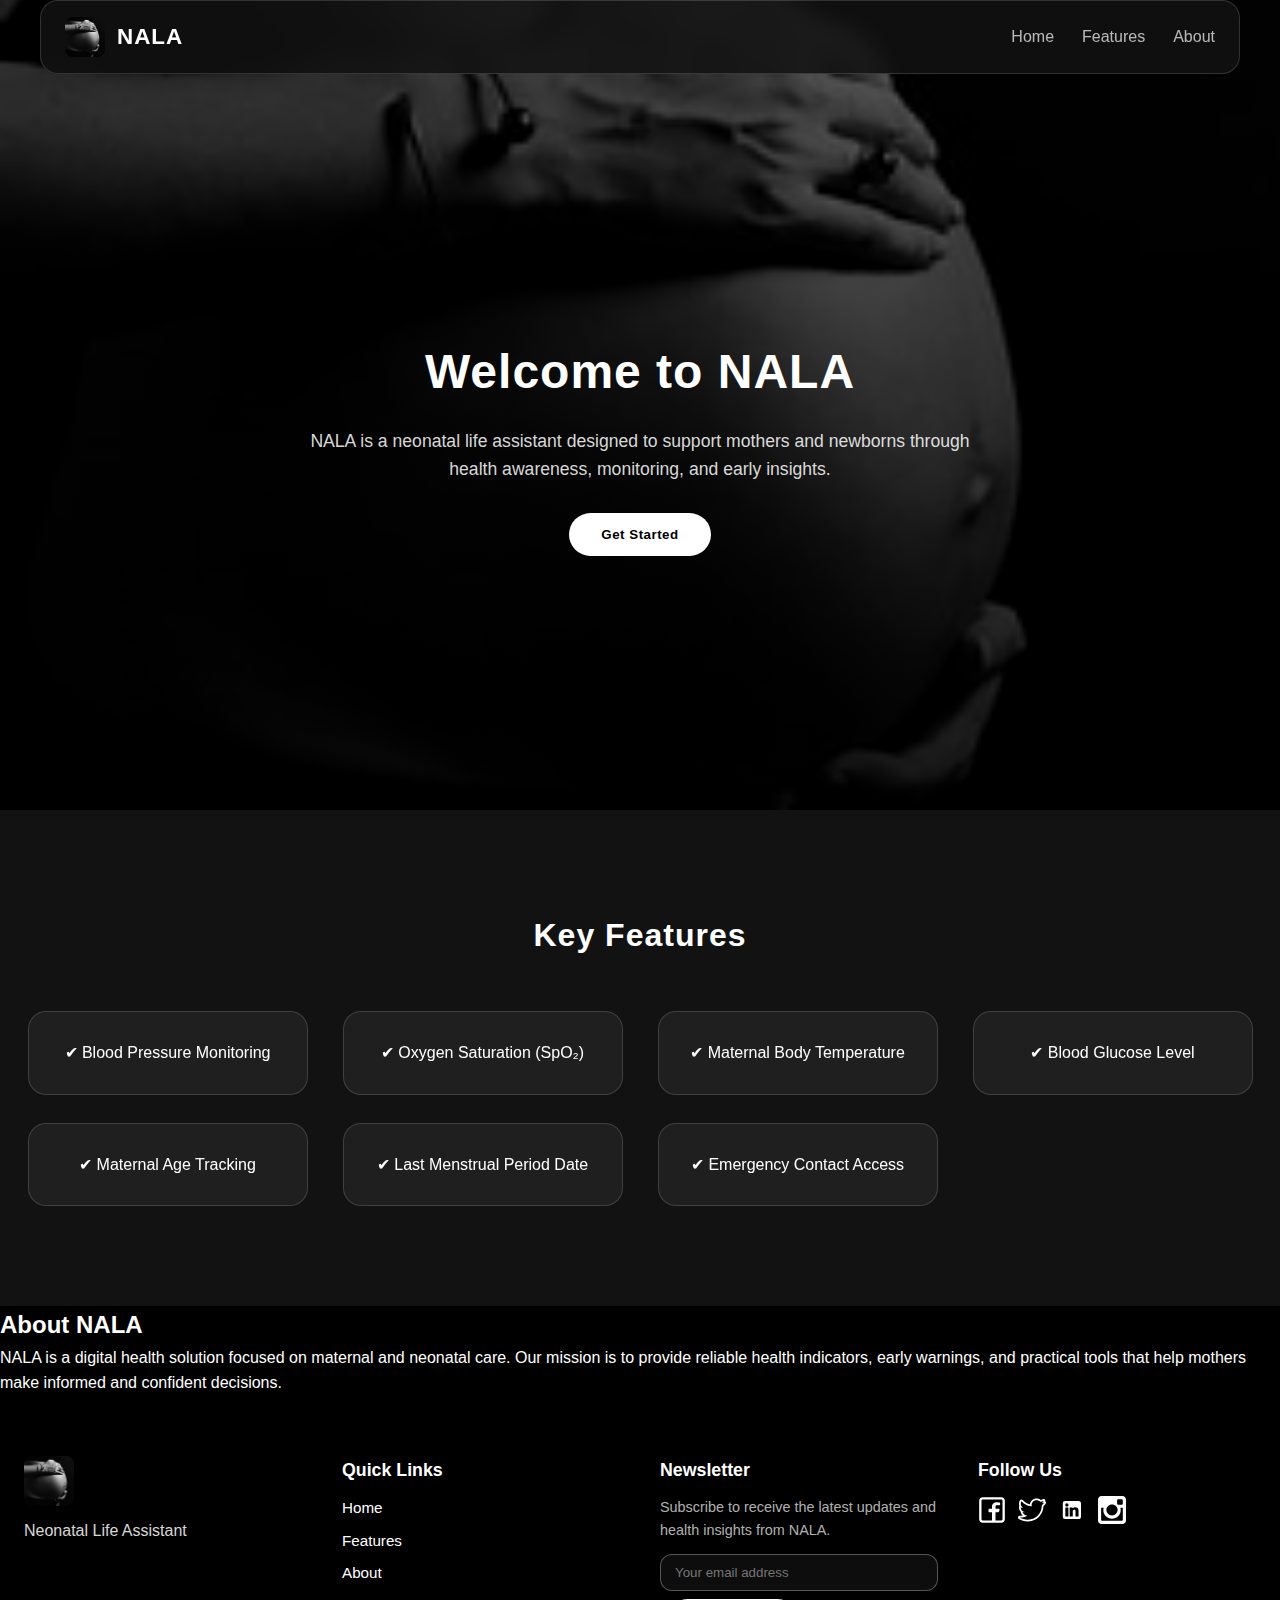
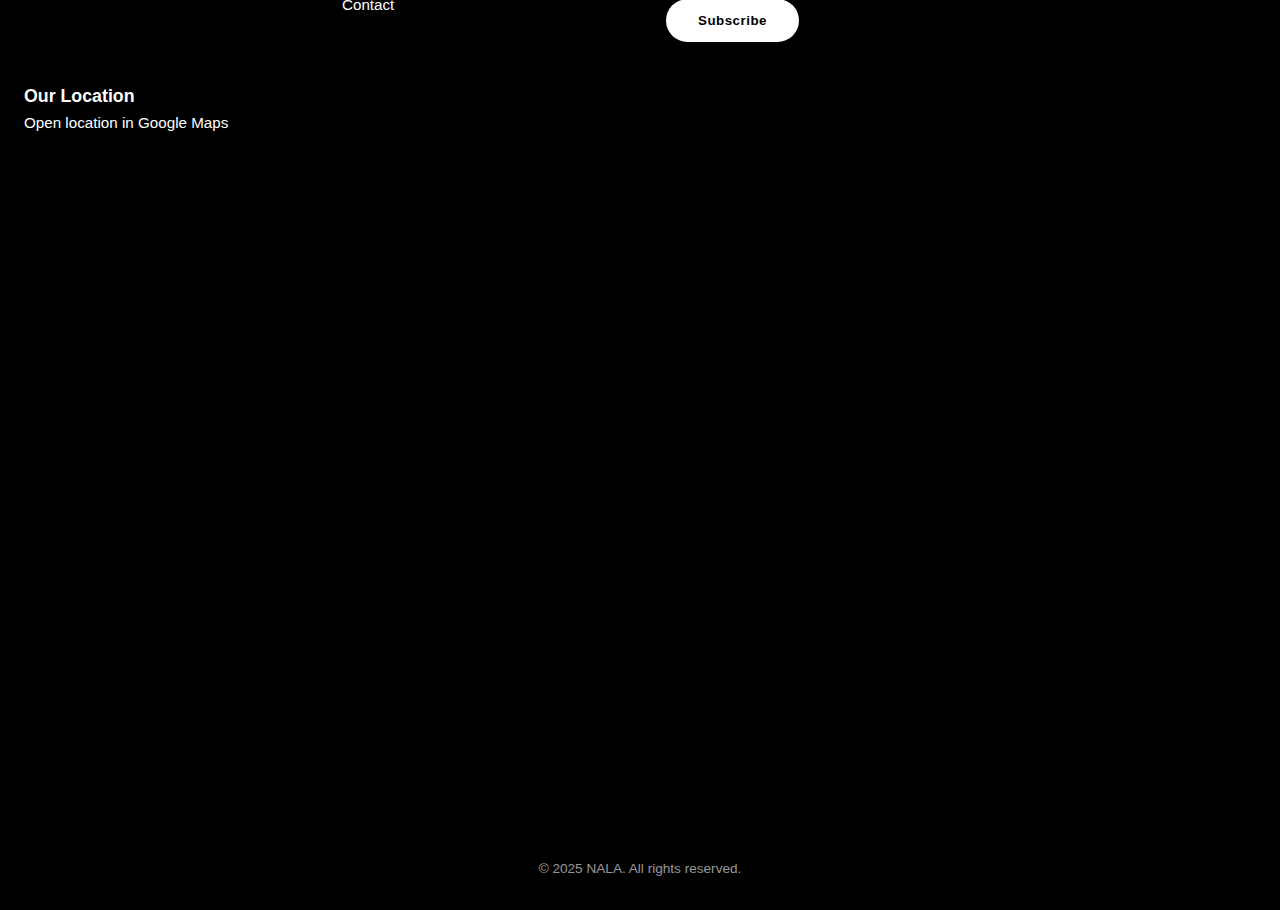
<file: index.html>
<!doctype html>
<html lang="en">
<head>
  <meta charset="UTF-8">
  <meta name="viewport" content="width=device-width, initial-scale=1.0">
  <meta name="google-site-verification" content="MnF5zsBhm4-w-a1hs9MHAsHYTzRjtKC5YqYx93A11g4" />


  <title>NALA – Neonatal Life Assistant for Mothers and Newborns</title>
  <meta name="description" content="NALA is a neonatal life assistant providing health monitoring and awareness tools for mothers and newborns.">

  <link rel="stylesheet" href="style.css">
  <link rel="icon" type="image/png" href="img 3.webp.jpg">
</head>

<body>

  <!-- ---------------- HEADER ---------------- -->
  <header class="header">
    <div class="brand">
      <img src="img 3.webp.jpg" class="logo" alt="NALA Logo">
      <span class="site-title">NALA</span>
    </div>

    <nav class="nav">
      <a href="#hero">Home</a>
      <a href="#features">Features</a>
      <a href="#about">About</a>
    </nav>

    <div id="burger" class="burger">
      <span></span>
      <span></span>
      <span></span>
    </div>

    <nav class="mobile-menu">
      <a href="#hero">Home</a>
      <a href="#features">Features</a>
      <a href="#about">About</a>
    </nav>
  </header>

  <div id="overlay" class="overlay"></div>

  <!-- ---------------- HERO ---------------- -->
  <section id="hero" class="hero">
    <div class="slider">
      <div class="slide active">
        <img src="img 3.webp.jpg" alt="Maternal and neonatal care">
      </div>
      <div class="slide">
        <img src="img 2.webp.jpg" alt="Health monitoring tools">
      </div>
      <div class="slide">
        <img src="img3.webp" alt="Mother and newborn support">
      </div>
    </div>

    <div class="hero-content">
      <h1>Welcome to NALA</h1>
      <p>
        NALA is a neonatal life assistant designed to support mothers and newborns
        through health awareness, monitoring, and early insights.
      </p>
      <button class="btn btn-primary">Get Started</button>
    </div>
  </section>

  <!-- ---------------- FEATURES ---------------- -->
  <section id="features" class="features section">
    <h2>Key Features</h2>

    <div class="features-grid">
      <div class="feature-card">✔ Blood Pressure Monitoring</div>
      <div class="feature-card">✔ Oxygen Saturation (SpO₂)</div>
      <div class="feature-card">✔ Maternal Body Temperature</div>
      <div class="feature-card">✔ Blood Glucose Level</div>
      <div class="feature-card">✔ Maternal Age Tracking</div>
      <div class="feature-card">✔ Last Menstrual Period Date</div>
      <div class="feature-card">✔ Emergency Contact Access</div>
    </div>
  </section>

  <!-- ---------------- ABOUT ---------------- -->
  <section id="about" class="section">
    <h2>About NALA</h2>
    <p>
      NALA is a digital health solution focused on maternal and neonatal care.
      Our mission is to provide reliable health indicators, early warnings,
      and practical tools that help mothers make informed and confident decisions.
    </p>
  </section>

  <!-- ---------------- LOADING SCREEN ---------------- -->
  <div id="loadingScreen" class="loading-screen">
    <div class="dots">
      <span></span>
      <span></span>
      <span></span>
    </div>
  </div>

</body>

<!-- ===================== FOOTER ===================== -->
<footer class="footer">
  <div class="footer-top">

    <div class="footer-brand">
      <img src="img 3.webp.jpg" alt="NALA Logo" class="footer-logo">
      <span class="footer-slogan">Neonatal Life Assistant</span>
    </div>

    <div class="footer-nav">
      <h3>Quick Links</h3>
      <ul>
        <li><a href="#hero">Home</a></li>
        <li><a href="#features">Features</a></li>
        <li><a href="#about">About</a></li>
        <li><a href="#contact">Contact</a></li>
      </ul>
    </div>

    <div class="footer-newsletter">
      <h3>Newsletter</h3>
      <p>Subscribe to receive the latest updates and health insights from NALA.</p>
      <form id="newsletterForm">
        <input type="email" placeholder="Your email address" required>
        <button type="submit" class="btn btn-primary">Subscribe</button>
      </form>
    </div>

    <div class="footer-social">
      <h3>Follow Us</h3>
      <div class="social-icons">
        <a href="#" aria-label="Facebook"><img src="facebook-svgrepo-com.svg" alt="Facebook"></a>
        <a href="#" aria-label="X"><img src="twitter-svgrepo-com.svg" alt="X"></a>
        <a href="#" aria-label="LinkedIn"><img src="linkedin-svgrepo-com.svg" alt="LinkedIn"></a>
        <a href="#" aria-label="Instagram"><img src="instagram-svgrepo-com (1).svg" alt="Instagram"></a>
      </div>
    </div>
  </div>

  <div class="map-container">
    <h3>Our Location</h3>
      <p>
    <a href="https://maps.google.com/?q=Douala" target="_blank">
      Open location in Google Maps
    </a>
  </p>
    <iframe src="https://www.google.com/maps/embed?pb=!1m14!1m12!1m3!1d15919.613307742511!2d9.7790234!3d4.040147900000001!2m3!1f0!2f0!3f0!3m2!1i1024!2i768!4f13.1!5e0!3m2!1sfr!2scm!4v1766016006239!5m2!1sfr!2scm"
      width="600" height="450" style="border:0;" allowfullscreen="" 
      referrerpolicy="no-referrer-when-downgrade"></iframe>
  </div>

  <div class="footer-bottom">
    <p>© 2025 NALA. All rights reserved.</p>
  </div>
</footer>

<script src="script.js"></script>
</html>
</file>
<file: style.css>
/* ===================== RESET ===================== */
* {
  box-sizing: border-box;
  margin: 0;
  padding: 0;
  font-family: "Inter", "Segoe UI", sans-serif;
}

body {
  background-color: #000; /* noir profond */
  color: #fff; /* texte blanc */
  line-height: 1.6;
}

/* ===================== HEADER ===================== */
.header {
  position: fixed;
  top: 0;
  left: 50%;
  transform: translateX(-50%);
  width: calc(100% - 40px);
  max-width: 1200px;
  padding: 16px 24px;
  display: flex;
  justify-content: space-between;
  align-items: center;
  background: rgba(18,18,18,0.85); /* noir glass */
  backdrop-filter: blur(10px);
  border-radius: 18px;
  z-index: 1000;
  border: 1px solid rgba(255,255,255,0.15);
}

.brand {
  display: flex;
  align-items: center;
  gap: 12px;
}

.logo {
  width: 40px;
  height: 40px;
  border-radius: 8px;
  object-fit: cover;
}

.site-title {
  font-weight: 700;
  font-size: 1.4rem;
  letter-spacing: 1px;
}

.nav {
  display: flex;
  gap: 28px;
}

.nav a {
  color: rgba(255,255,255,0.7);
  text-decoration: none;
  font-weight: 500;
  position: relative;
  transition: color 0.3s;
}

.nav a:hover {
  color: #fff;
}

.nav a::after {
  content: "";
  position: absolute;
  left: 0;
  bottom: -4px;
  width: 0%;
  height: 2px;
  background: #fff;
  transition: width 0.3s;
}

.nav a:hover::after {
  width: 100%;
}

/* Burger */
.burger {
  display: none;
  flex-direction: column;
  justify-content: center;
  gap: 6px;
  width: 38px;
  height: 38px;
  cursor: pointer;
  z-index: 1100;
}

.burger span {
  display: block;
  height: 3px;
  width: 100%;
  background: #fff;
  border-radius: 2px;
  transition: transform 0.4s ease, opacity 0.3s ease, background 0.3s ease;
}

/* Burger → X */
.burger.active span:nth-child(1) {
  transform: rotate(45deg) translate(6px, 6px);
  background: #00bfff;
}
.burger.active span:nth-child(2) {
  opacity: 0;
}
.burger.active span:nth-child(3) {
  transform: rotate(-45deg) translate(6px, -6px);
  background: #00bfff;
}

/* Overlay */
.overlay {
  position: fixed;
  inset: 0;
  background: rgba(0,0,0,0.5);
  opacity: 0;
  pointer-events: none;
  transition: opacity 0.4s ease;
  z-index: 1000;
}

.overlay.active {
  opacity: 1;
  pointer-events: all;
}

/* Mobile menu */
.mobile-menu {
  position: fixed;
  top: 0;
  right: -100%;
  width: 70%;
  max-width: 210px;
  height: 100vh;
  background-color: #121212;
  display: flex;
  flex-direction: column;
  gap: 18px;
  padding: 80px 20px;
  transition: right 0.5s ease;
  z-index: 1050;
}

.mobile-menu.active {
  right: 0;
}

.mobile-menu a {
  color: #fff;
  font-size: 1rem;
  text-decoration: none;
  opacity: 0;
  transform: translateX(15px);
  animation: menuLinkFade 0.3s forwards;
}

@keyframes menuLinkFade {
  to {
    opacity: 1;
    transform: translateX(0);
  }
}

/* Responsive */
@media (max-width: 900px) {
  .burger { display: flex; }
  .nav { display: none; }
}


/* ===================== HERO ===================== */
.hero {
  position: relative;
  min-height: 90vh;
  display: flex;
  align-items: center;
  justify-content: center;
  text-align: center;
  overflow: hidden;
  padding-top: 80px; /* header offset */
}

.slider {
  position: absolute;
  inset: 0;
  z-index: 0;
}

.slide {
  position: absolute;
  inset: 0;
  opacity: 0;
  transition: opacity 2s ease-in-out;
}

.slide.active {
  opacity: 1;
}

.slide img {
  width: 100%;
  height: 100%;
  object-fit: cover;
  filter: grayscale(100%) contrast(1.1);
  transform: scale(1.05);
  transition: transform 10s ease;
}

.slide.active img {
  transform: scale(1);
}

.hero::before {
  content: "";
  position: absolute;
  inset: 0;
  background: linear-gradient(rgba(0,0,0,0.65), rgba(0,0,0,0.85));
  z-index: 1;
}

.hero-content {
  position: relative;
  z-index: 2;
  max-width: 720px;
  padding: 0 20px;
  animation: fadeInUp 1.2s ease forwards;
}

.hero-content h1 {
  font-size: clamp(2rem, 5vw, 3rem);
  font-weight: 700;
  margin-bottom: 16px;
  letter-spacing: 1px;
}

.hero-content p {
  font-size: 1.1rem;
  color: rgba(255,255,255,0.85);
  margin-bottom: 30px;
}

@keyframes fadeInUp {
  from { opacity: 0; transform: translateY(30px); }
  to { opacity: 1; transform: translateY(0); }
}

/* ===================== BUTTONS ===================== */
.btn {
  position: relative;
  padding: 14px 32px;
  border-radius: 28px;
  font-weight: 600;
  letter-spacing: 0.5px;
  cursor: pointer;
  border: none;
  margin: 0 6px;
  transition: all 0.3s ease;
}

.btn-primary {
  background: #fff;
  color: #000;
}

.btn-primary:hover {
  transform: translateY(-2px);
  box-shadow: 0 6px 20px rgba(255,255,255,0.3);
}

.btn-secondary {
  background: transparent;
  color: #fff;
  border: 1px solid rgba(255,255,255,0.5);
}

.btn-secondary:hover {
  background: rgba(255,255,255,0.1);
}

.btn-ghost {
  background: transparent;
  color: rgba(255,255,255,0.6);
  padding: 10px 20px;
}

.btn-ghost:hover {
  color: #fff;
}

/* ===================== RESPONSIVE ===================== */
@media (max-width: 900px) {
  .nav { display: none; }
  .burger { display: flex; }
}

@media (max-width: 600px) {
  .hero-content h1 { font-size: 2rem; }
  .hero-content p { font-size: 1rem; }
  .btn { width: 100%; margin: 8px 0; }
}

/* ===================== FEATURES ===================== */
.features.section {
  padding: 100px 24px;
  background-color: #121212; /* sombre pour contraste hero */
  text-align: center;
}

.features.section h2 {
  font-size: 2rem;
  font-weight: 700;
  margin-bottom: 50px;
  letter-spacing: 1px;
  color: #fff;
}

/* Grid des cartes */
.features-grid {
  display: grid;
  grid-template-columns: repeat(auto-fit, minmax(240px, 1fr));
  gap: 28px;
  justify-items: center;
}

/* Card de fonctionnalité */
.feature-card {
  background: rgba(255, 255, 255, 0.06); /* effet glass léger */
  backdrop-filter: blur(10px);
  border-radius: 18px;
  border: 1px solid rgba(255,255,255,0.15);
  padding: 28px;
  width: 100%;
  max-width: 280px;
  color: #fff;
  font-weight: 500;
  font-size: 1rem;
  transition: transform 0.4s ease, box-shadow 0.4s ease;
  cursor: pointer;
  display: flex;
  align-items: center;
  justify-content: center;
  text-align: center;
  gap: 8px;
}

/* Hover sur la card */
.feature-card:hover {
  transform: translateY(-6px);
  box-shadow: 0 10px 30px rgba(255, 255, 255, 0.25);
}

/* Liens dans les cards */
.feature-card a {
  color: #fff;
  text-decoration: none;
  transition: color 0.3s;
}

.feature-card a:hover {
  color: #00bfff; /* accent bleu léger pour interactivité */
}

/* Animation au scroll */
.feature-card.reveal {
  opacity: 0;
  transform: translateY(30px);
  transition: opacity 0.8s ease, transform 0.8s ease;
}

.feature-card.reveal.visible {
  opacity: 1;
  transform: translateY(0);
}

/* ===================== FEATURES - MOBILE RESPONSIVE ===================== */
@media (max-width: 768px) {
  .features-grid {
    display: grid;
    grid-template-columns: 1fr; /* chaque carte prend toute la largeur */
    gap: 16px;
    justify-items: center;
  }

  .feature-card {
    width: 100%;      /* pleine largeur */
    max-width: 100%;  /* suppression max-width pour mobile */
    padding: 18px;    /* réduit pour plus de compacité */
    font-size: 0.95rem;
    justify-content: flex-start; /* alignement gauche pour lisibilité */
  }

  .feature-card a {
    display: inline-block;
    word-break: break-word; /* pour que les liens longs ne débordent pas */
  }

  .features.section h2 {
    font-size: 1.6rem;
    margin-bottom: 30px;
  }
}

@media (max-width: 480px) {
  .features-grid {
    gap: 12px;
  }

  .feature-card {
    padding: 14px;
    font-size: 0.9rem;
  }

  .features.section h2 {
    font-size: 1.4rem;
    margin-bottom: 20px;
  }
}

/* ===================== FOOTER ===================== */
.footer {
  background-color: #000;
  color: #fff;
  padding: 60px 24px 30px;
  font-size: 0.95rem;
}

.footer a {
  color: #fff;
  text-decoration: none;
  transition: color 0.3s;
}

.footer a:hover {
  color: #00bfff;
}

.footer-top {
  display: grid;
  grid-template-columns: repeat(auto-fit, minmax(220px, 1fr));
  gap: 40px;
  margin-bottom: 40px;
}

/* Logo & slogan */
.footer-brand {
  display: flex;
  flex-direction: column;
  gap: 12px;
}

.footer-logo {
  width: 50px;
  height: 50px;
  object-fit: cover;
  border-radius: 8px;
}

.footer-slogan {
  font-weight: 500;
  font-size: 1rem;
  color: rgba(255,255,255,0.85);
}

/* Navigation rapide */
.footer-nav h3 {
  margin-bottom: 12px;
  font-weight: 600;
}

.footer-nav ul {
  list-style: none;
  display: flex;
  flex-direction: column;
  gap: 8px;
}

/* Newsletter */
.footer-newsletter h3 {
  margin-bottom: 12px;
  font-weight: 600;
}

.footer-newsletter p {
  margin-bottom: 12px;
  font-size: 0.9rem;
  color: rgba(255,255,255,0.7);
}

.footer-newsletter form {
  display: flex;
  gap: 8px;
  flex-wrap: wrap;
}

.footer-newsletter input[type="email"] {
  flex: 1 1 auto;
  padding: 10px 14px;
  border-radius: 12px;
  border: 1px solid rgba(255,255,255,0.3);
  background: rgba(255,255,255,0.05);
  color: #fff;
}

.footer-newsletter input[type="email"]:focus {
  outline: none;
  border-color: #00bfff;
  background: rgba(255,255,255,0.1);
}

/* Réseaux sociaux */
.footer-social h3 {
  margin-bottom: 12px;
  font-weight: 600;
}

.social-icons {
  display: flex;
  gap: 12px;
}

.social-icons img {
  width: 28px;
  height: 28px;
  filter: brightness(0) invert(1); /* blanc */
  transition: filter 0.3s;
}

.social-icons img:hover {
  filter: brightness(0) invert(0.6) sepia(1) hue-rotate(180deg);
}

/* Localisation */
.map-container {
  position: relative;
  width: 100%;
  padding-bottom: 56.25%; /* ratio 16:9 */
  overflow: hidden;
  border-radius: 12px;
}

.map-container iframe {
  position: absolute;
  top: 0;
  left: 0;
  width: 100%;
  height: 100%;
  border: 0;
}


/* Footer bottom */
.footer-bottom {
  text-align: center;
  color: rgba(255,255,255,0.6);
  font-size: 0.85rem;
  margin-top: 30px;
}

/* ===================== RESPONSIVE ===================== */
@media (max-width: 768px) {
  .footer-top {
    grid-template-columns: 1fr;
    gap: 30px;
  }

  .footer-newsletter form {
    flex-direction: column;
  }

  .footer-newsletter input[type="email"], 
  .footer-newsletter button {
    width: 100%;
  }

  .social-icons {
    justify-content: flex-start;
  }
}

@media (max-width: 480px) {
  .footer {
    padding: 40px 16px 20px;
  }
}

.loading-screen {
  position: fixed;
  inset: 0;
  background: rgba(0,0,0,0.95);
  display: flex;
  justify-content: center;
  align-items: center;
  opacity: 0;
  pointer-events: none;
  transition: opacity 0.3s ease;
  z-index: 2000;
}

.loading-screen.active {
  opacity: 1;
  pointer-events: all;
}

.dots {
  display: flex;
  gap: 12px;
}

.dots span {
  width: 16px;
  height: 16px;
  background: #00bfff;
  border-radius: 50%;
  display: inline-block;
  animation: bounce 0.6s infinite alternate;
}

.dots span:nth-child(2) {
  animation-delay: 0.2s;
}

.dots span:nth-child(3) {
  animation-delay: 0.4s;
}

@keyframes bounce {
  from { transform: translateY(0); }
  to { transform: translateY(-15px); }
}
</file>
